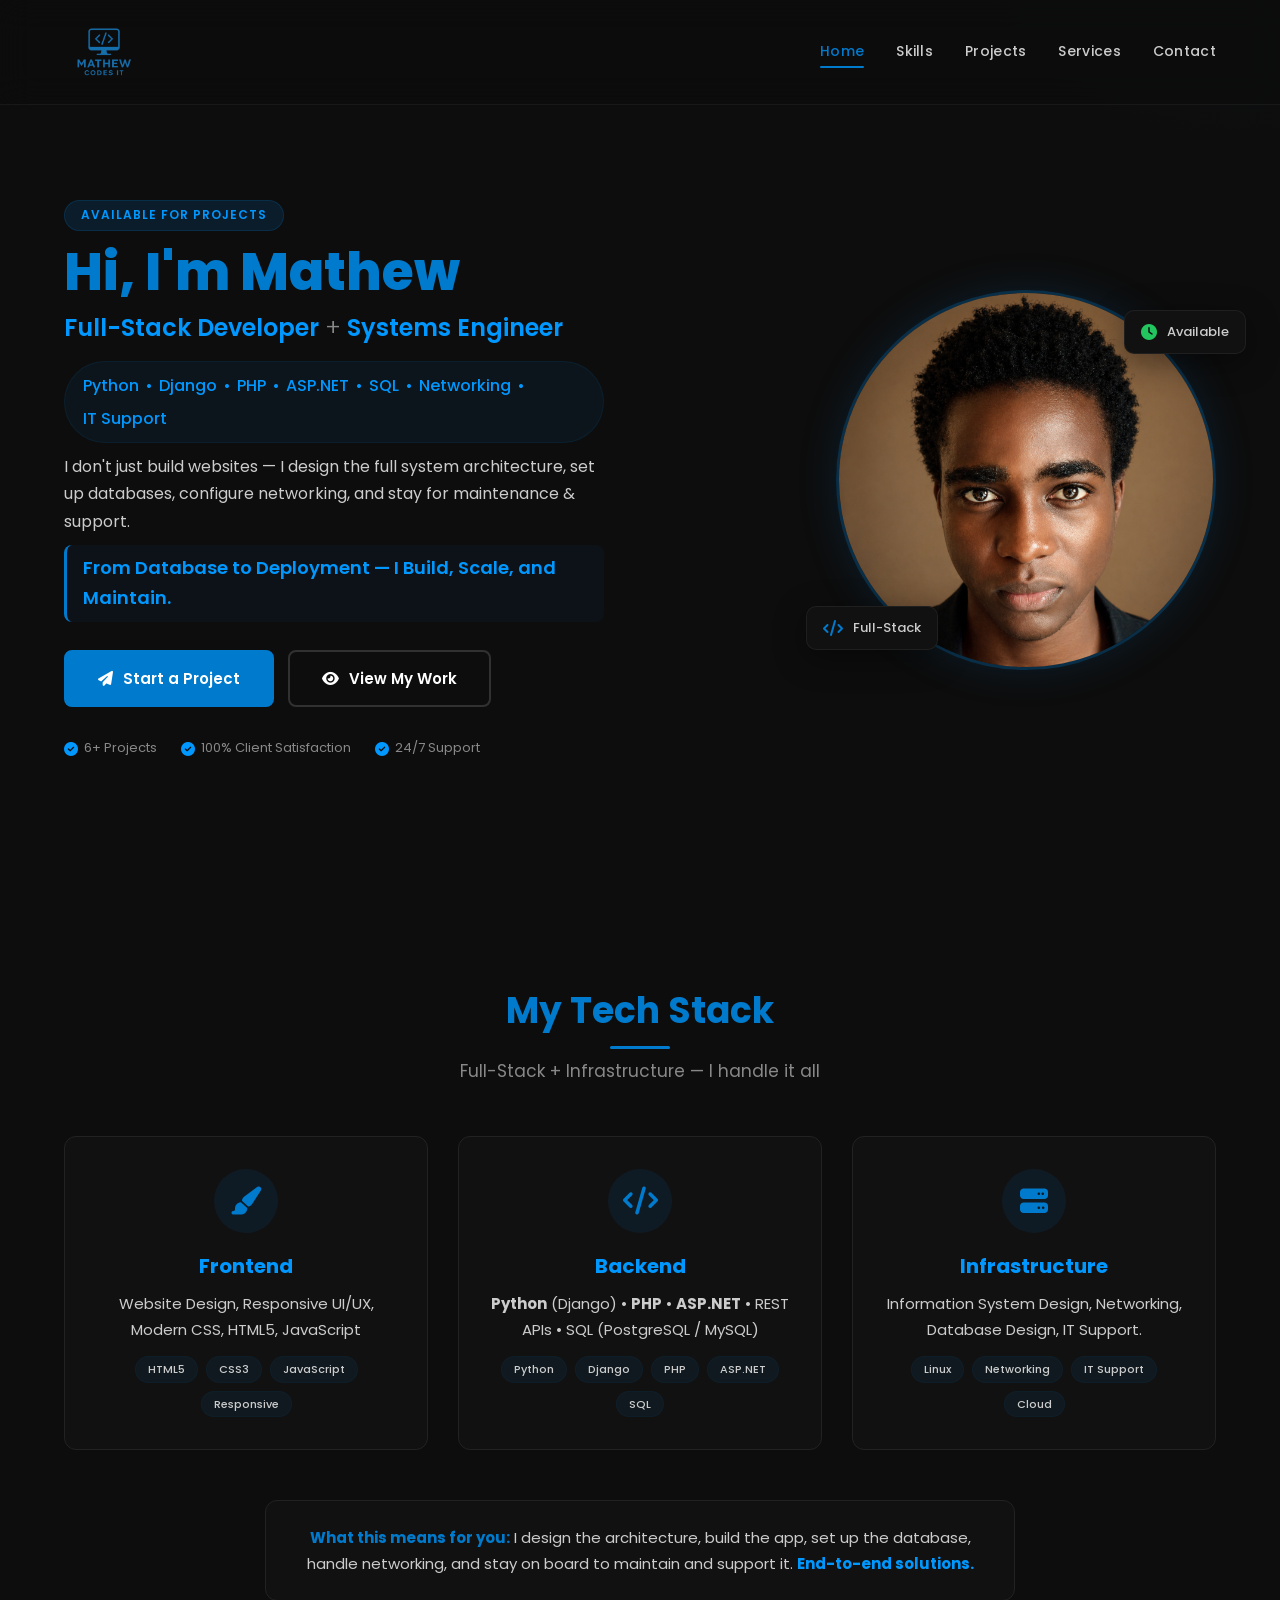
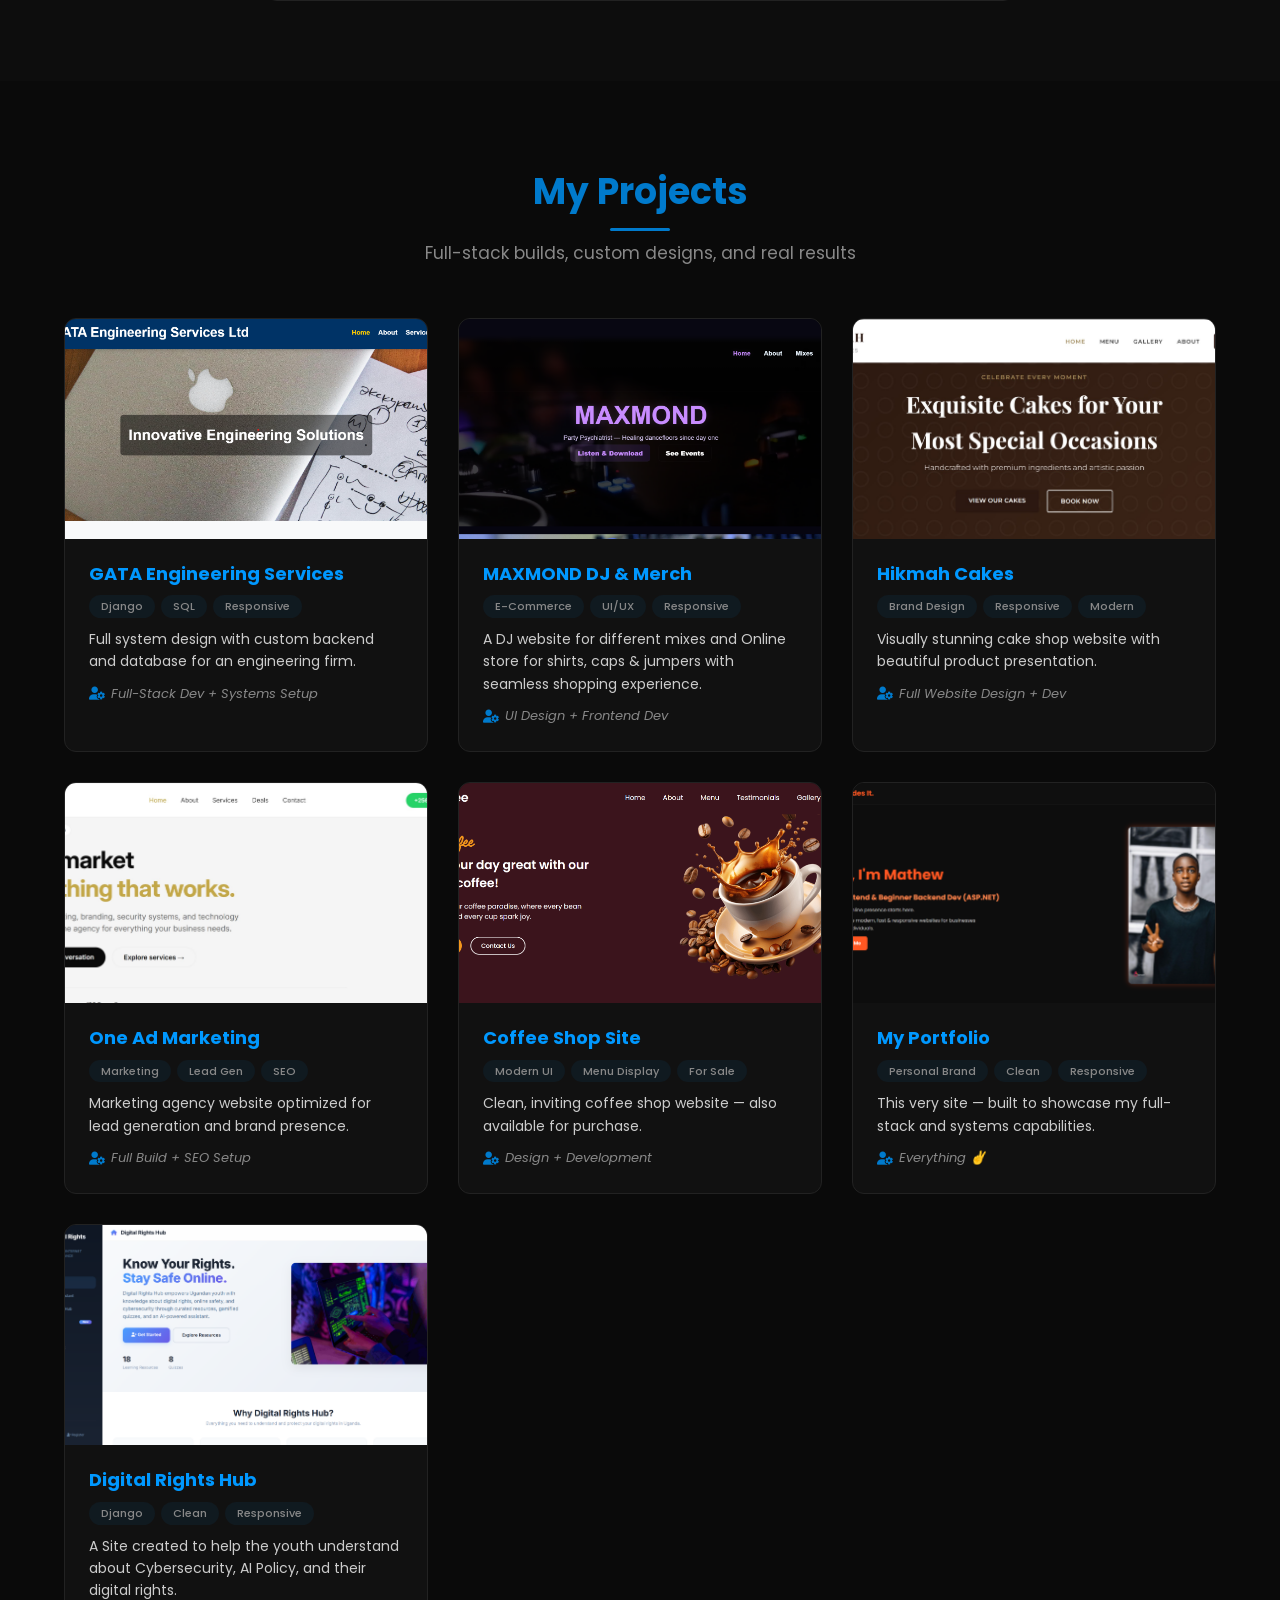
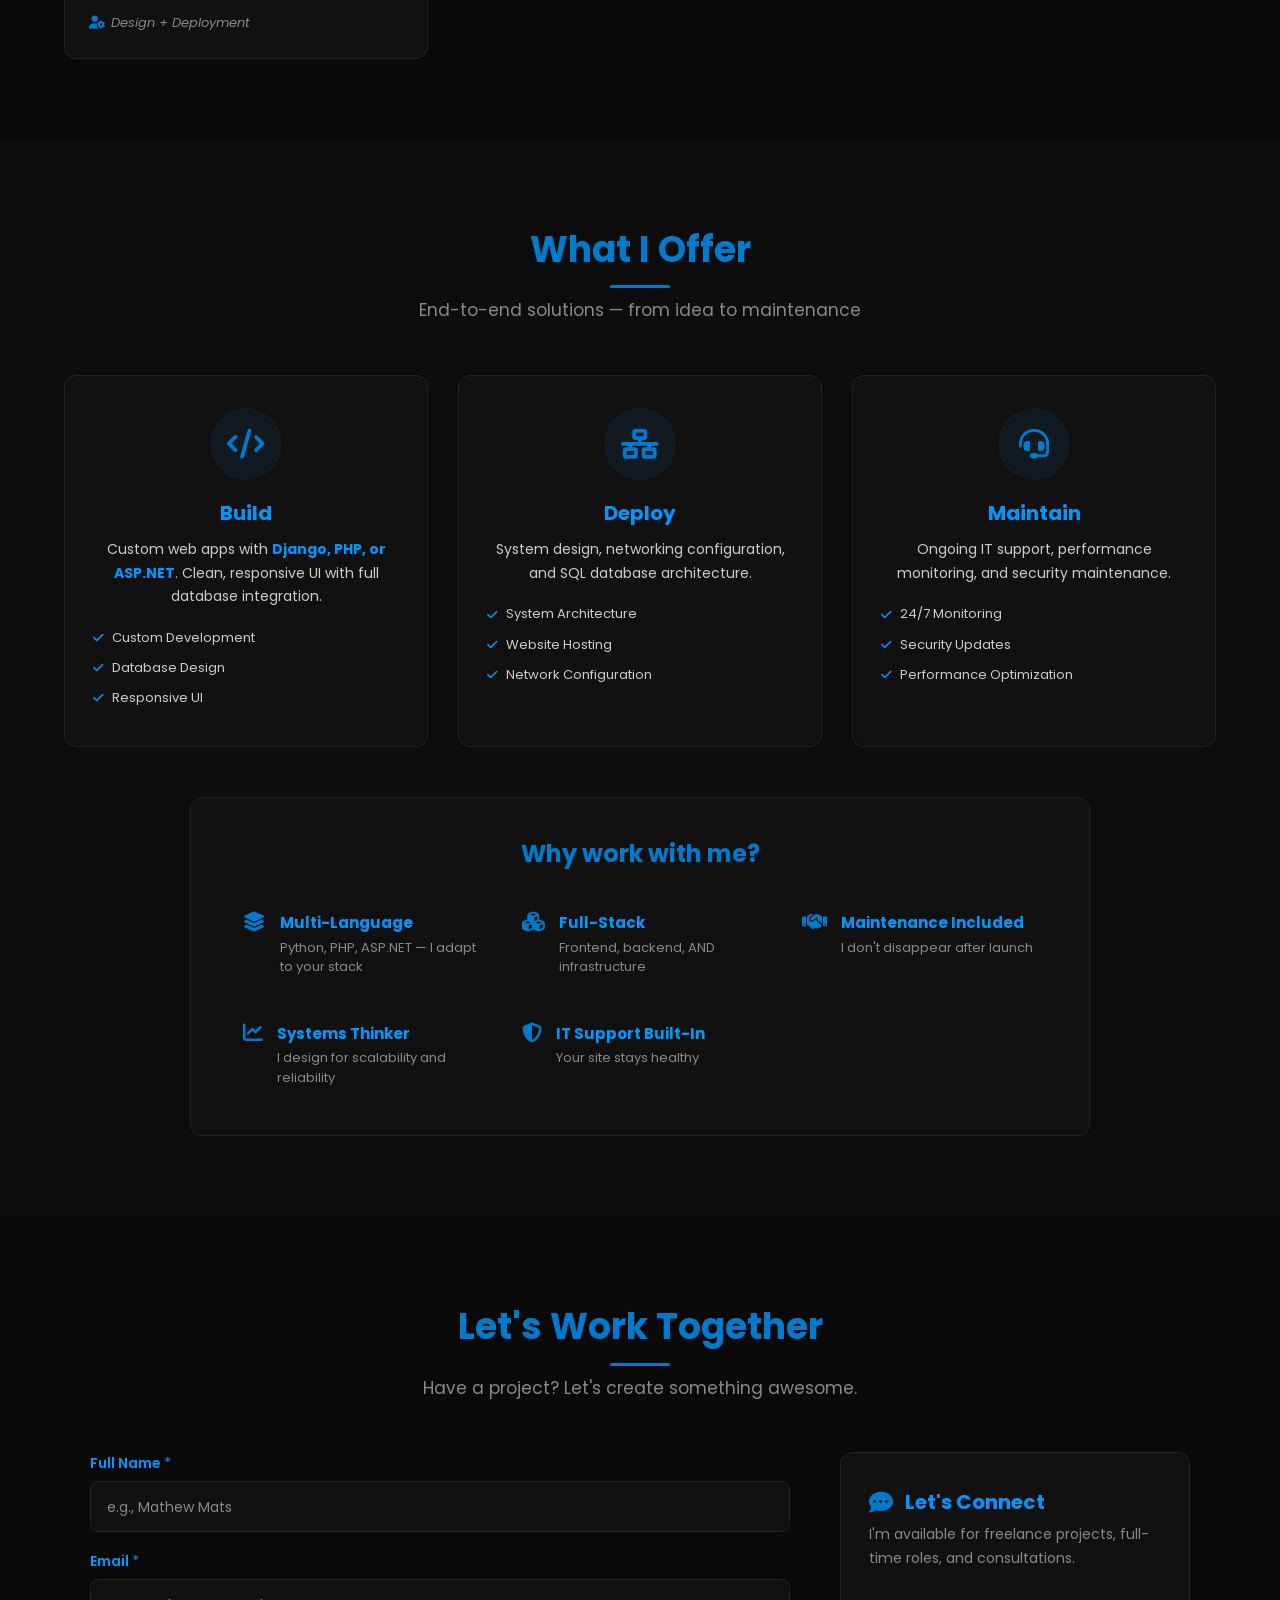
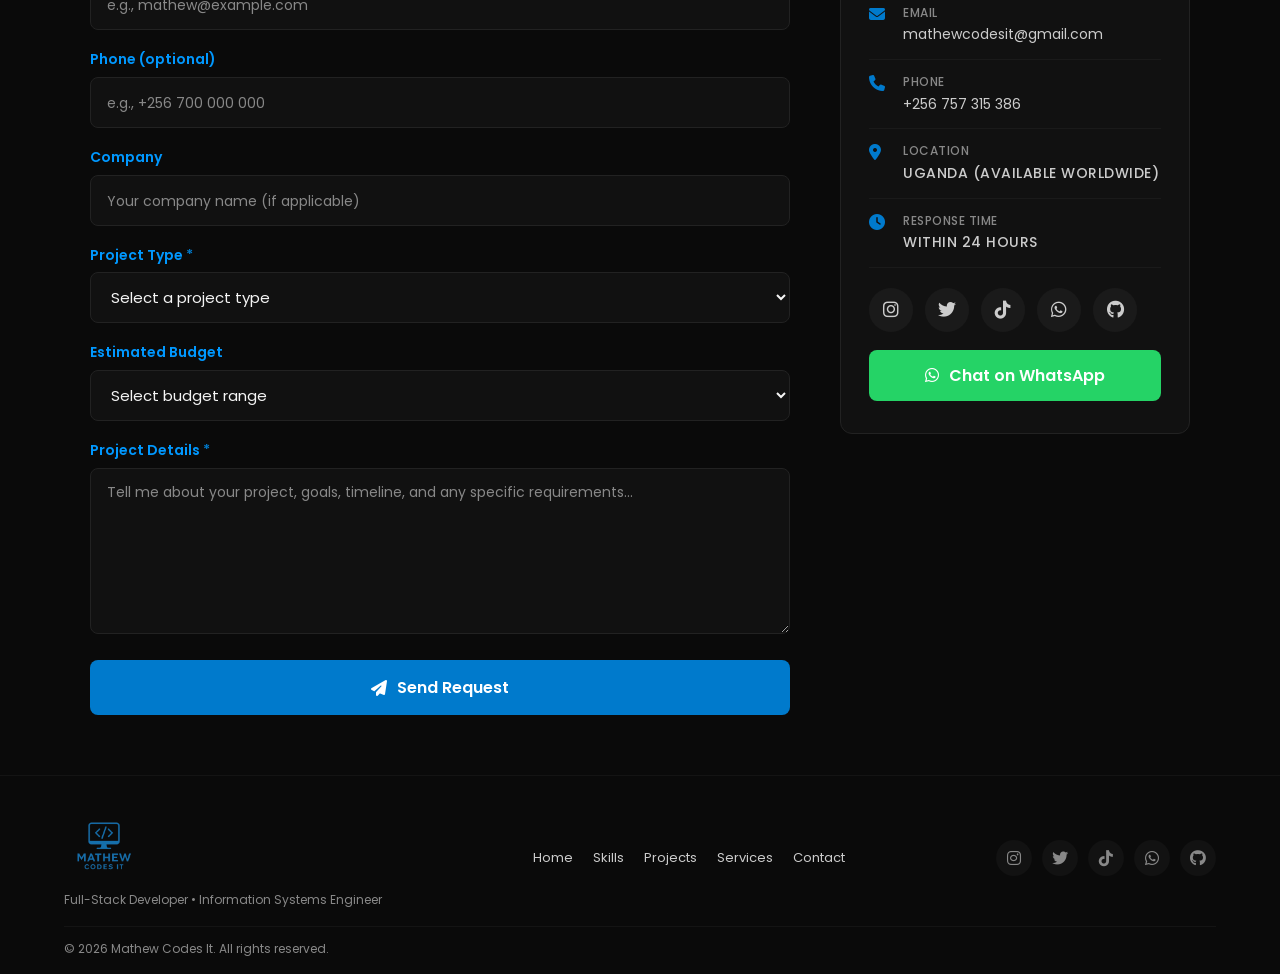
<file: index.html>
<!DOCTYPE html>
<html lang="en">
<head>
    <meta charset="UTF-8" />
    <meta name="viewport" content="width=device-width, initial-scale=1.0" />
    <meta name="description" content="Mathew – Full-Stack Developer & Systems Engineer. Python, Django, PHP, ASP.NET, SQL, Networking, IT Support." />
    <meta name="theme-color" content="#007ACC" />
    <title>Mathew – Full-Stack Developer | MathewCodesIt</title>
    <link rel="stylesheet" href="https://cdnjs.cloudflare.com/ajax/libs/font-awesome/6.4.0/css/all.min.css" />
    <link rel="stylesheet" href="style.css" />
    <link rel="shortcut icon" href="images/logo.png" type="image/x-icon">
</head>
<body>

<!-- ============================================================ -->
<!-- HEADER -->
<!-- ============================================================ -->
<header class="header">
    <div id="menu-icon"><i class="fas fa-bars"></i></div>
    <a href="#home" class="logo">
        <img src="images/logo.png" alt="Mathew Codes It" class="logo-img" />
    </a>
    <nav class="navbar">
        <a href="#home" class="active">Home</a>
        <a href="#skills">Skills</a>
        <a href="#projects">Projects</a>
        <a href="#services">Services</a>
        <a href="#contact">Contact</a>
    </nav>
</header>

<!-- ============================================================ -->
<!-- HERO / HOME -->
<!-- ============================================================ -->
<section class="home" id="home">
    <div class="home-content">
        <div class="badge">Available for Projects</div>
        <h1 class="float-text">Hi, I'm Mathew</h1>
        <h3>Full-Stack Developer <span class="highlight">+</span> Systems Engineer</h3>
        <p class="tech-stack-badge">
            <span>Python</span> <span>•</span>
            <span>Django</span> <span>•</span>
            <span>PHP</span> <span>•</span>
            <span>ASP.NET</span> <span>•</span>
            <span>SQL</span> <span>•</span>
            <span>Networking</span> <span>•</span>
            <span>IT Support</span>
        </p>
        <p>
            I don't just build websites — I design the full system architecture,
            set up databases, configure networking, and stay for maintenance &amp; support.
        </p>
        <p class="tagline"> From Database to Deployment — I Build, Scale, and Maintain.</p>

        <div class="btn-box">
            <a href="#contact" class="btn-primary">
                <i class="fas fa-paper-plane"></i> Start a Project
            </a>
            <a href="#projects" class="btn-secondary">
                <i class="fas fa-eye"></i> View My Work
            </a>
        </div>

        <div class="trust-badges">
            <span><i class="fas fa-check-circle"></i> 6+ Projects</span>
            <span><i class="fas fa-check-circle"></i> 100% Client Satisfaction</span>
            <span><i class="fas fa-check-circle"></i> 24/7 Support</span>
        </div>
    </div>

    <div class="home-img">
        <div class="profile-wrapper">
            <img src="images/home.jpg" alt="Mathew" />
            <div class="status-dot"></div>
        </div>
        <div class="floating-badge experience-badge">
            <i class="fas fa-code"></i>
            <span>Full-Stack</span>
        </div>
        <div class="floating-badge availability-badge">
            <i class="fas fa-clock"></i>
            <span>Available</span>
        </div>
    </div>
</section>

<!-- ============================================================ -->
<!-- SKILLS -->
<!-- ============================================================ -->
<section class="skills-section" id="skills">
    <div class="section-header">
        <h2 class="section-title">My Tech Stack</h2>
        <p class="section-subtitle">Full-Stack + Infrastructure — I handle it all</p>
    </div>

    <div class="skills-grid">
        <div class="skill-category">
            <div class="skill-icon"><i class="fas fa-paint-brush"></i></div>
            <h3>Frontend</h3>
            <p>Website Design, Responsive UI/UX, Modern CSS, HTML5, JavaScript</p>
            <div class="skill-tags">
                <span>HTML5</span>
                <span>CSS3</span>
                <span>JavaScript</span>
                <span>Responsive</span>
            </div>
        </div>

        <div class="skill-category">
            <div class="skill-icon"><i class="fas fa-code"></i></div>
            <h3>Backend</h3>
            <p><strong>Python</strong> (Django) • <strong>PHP</strong> • <strong>ASP.NET</strong> • REST APIs • SQL (PostgreSQL / MySQL)</p>
            <div class="skill-tags">
                <span>Python</span>
                <span>Django</span>
                <span>PHP</span>
                <span>ASP.NET</span>
                <span>SQL</span>
            </div>
        </div>

        <div class="skill-category">
            <div class="skill-icon"><i class="fas fa-server"></i></div>
            <h3>Infrastructure</h3>
            <p>Information System Design, Networking,  Database Design, IT Support.</p>
            <div class="skill-tags">
                <span>Linux</span>
                <span>Networking</span>
                <span>IT Support</span>
                <span>Cloud</span>
            </div>
        </div>
    </div>

    <div class="skills-note">
        <p>
            <strong style="color:#007ACC;">What this means for you:</strong>
            I design the architecture, build the app, set up the database, handle networking,
            and stay on board to maintain and support it.
            <strong style="color:#0098FF;">End-to-end solutions.</strong>
        </p>
    </div>
</section>

<!-- ============================================================ -->
<!-- PROJECTS -->
<!-- ============================================================ -->
<section class="projects-section" id="projects">
    <div class="section-header">
        <h2 class="section-title">My Projects</h2>
        <p class="section-subtitle">Full-stack builds, custom designs, and real results</p>
    </div>

    <div class="projects-container">

        <div class="project-card">
            <div class="project-image">
                <img src="images/project1.jpg" alt="GATA Engineering" loading="lazy" />
                <div class="project-overlay">
                    <a href="https://mathew-mats.github.io/GATAEngineeringServicesLtd-website/" target="_blank" class="project-link">
                        <i class="fas fa-external-link-alt"></i> Live Demo
                    </a>
                </div>
            </div>
            <div class="project-info">
                <h3>GATA Engineering Services</h3>
                <div class="project-tags">
                    <span>Django</span>
                    <span>SQL</span>
                    <span>Responsive</span>
                </div>
                <p>Full system design with custom backend and database for an engineering firm.</p>
                <span class="project-role"><i class="fas fa-user-cog"></i> Full-Stack Dev + Systems Setup</span>
            </div>
        </div>

        <div class="project-card">
            <div class="project-image">
                <img src="images/project2.jpg" alt="MAXMOND" loading="lazy" />
                <div class="project-overlay">
                    <a href="https://mathew-mats.github.io/MAXMOND--website/" target="_blank" class="project-link">
                        <i class="fas fa-external-link-alt"></i> Live Demo
                    </a>
                </div>
            </div>
            <div class="project-info">
                <h3>MAXMOND DJ &amp; Merch</h3>
                <div class="project-tags">
                    <span>E-Commerce</span>
                    <span>UI/UX</span>
                    <span>Responsive</span>
                </div>
                <p>A DJ website for different mixes and Online store for shirts, caps &amp; jumpers with seamless shopping experience.</p>
                <span class="project-role"><i class="fas fa-user-cog"></i> UI Design + Frontend Dev</span>
            </div>
        </div>

        <div class="project-card">
            <div class="project-image">
                <img src="images/project5.jpg" alt="Hikmah Cakes" loading="lazy" />
                <div class="project-overlay">
                    <a href="https://mathew-mats.github.io/Hikmahcakes-website/" target="_blank" class="project-link">
                        <i class="fas fa-external-link-alt"></i> Live Demo
                    </a>
                </div>
            </div>
            <div class="project-info">
                <h3>Hikmah Cakes</h3>
                <div class="project-tags">
                    <span>Brand Design</span>
                    <span>Responsive</span>
                    <span>Modern</span>
                </div>
                <p>Visually stunning cake shop website with beautiful product presentation.</p>
                <span class="project-role"><i class="fas fa-user-cog"></i> Full Website Design + Dev</span>
            </div>
        </div>

        <div class="project-card">
            <div class="project-image">
                <img src="images/onead.jpg" alt="One Ad" loading="lazy" />
                <div class="project-overlay">
                    <a href="https://mathew-mats.github.io/onead-website/" target="_blank" class="project-link">
                        <i class="fas fa-external-link-alt"></i> Live Demo
                    </a>
                </div>
            </div>
            <div class="project-info">
                <h3>One Ad Marketing</h3>
                <div class="project-tags">
                    <span>Marketing</span>
                    <span>Lead Gen</span>
                    <span>SEO</span>
                </div>
                <p>Marketing agency website optimized for lead generation and brand presence.</p>
                <span class="project-role"><i class="fas fa-user-cog"></i> Full Build + SEO Setup</span>
            </div>
        </div>

        <div class="project-card">
            <div class="project-image">
                <img src="images/project4.jpg" alt="Coffee Shop" loading="lazy" />
                <div class="project-overlay">
                    <a href="https://mathew-mats.github.io/CoffeeShop---website/" target="_blank" class="project-link">
                        <i class="fas fa-external-link-alt"></i> Live Demo
                    </a>
                </div>
            </div>
            <div class="project-info">
                <h3>Coffee Shop Site</h3>
                <div class="project-tags">
                    <span>Modern UI</span>
                    <span>Menu Display</span>
                    <span>For Sale</span>
                </div>
                <p>Clean, inviting coffee shop website — also available for purchase.</p>
                <span class="project-role"><i class="fas fa-user-cog"></i> Design + Development</span>
            </div>
        </div>

        <div class="project-card">
            <div class="project-image">
                <img src="images/project3.jpg" alt="Portfolio" loading="lazy" />
                <div class="project-overlay">
                    <a href="#home" class="project-link">
                        <i class="fas fa-external-link-alt"></i> Live Demo
                    </a>
                </div>
            </div>
            <div class="project-info">
                <h3>My Portfolio</h3>
                <div class="project-tags">
                    <span>Personal Brand</span>
                    <span>Clean</span>
                    <span>Responsive</span>
                </div>
                <p>This very site — built to showcase my full-stack and systems capabilities.</p>
                <span class="project-role"><i class="fas fa-user-cog"></i> Everything ✌️</span>
            </div>
        </div>

        <div class="project-card">
            <div class="project-image">
                <img src="images/digital.jpg" alt="Portfolio" loading="lazy" />
                <div class="project-overlay">
                    <a href="http://mathewcodesit.pythonanywhere.com/" target="_blank" class="project-link">
                        <i class="fas fa-external-link-alt"></i> Live Demo
                    </a>
                </div>
            </div>
            <div class="project-info">
                <h3>Digital Rights Hub</h3>
                <div class="project-tags">
                    <span>Django</span>
                    <span>Clean</span>
                    <span>Responsive</span>
                </div>
                <p>A Site created to help the youth understand about Cybersecurity, AI Policy, and their digital rights.</p>
                <span class="project-role"><i class="fas fa-user-cog"></i> Design + Deployment </span>
            </div>
        </div>

    </div>
</section>

<!-- ============================================================ -->
<!-- SERVICES -->
<!-- ============================================================ -->
<section class="services-section" id="services">
    <div class="section-header">
        <h2 class="section-title">What I Offer</h2>
        <p class="section-subtitle">End-to-end solutions — from idea to maintenance</p>
    </div>

    <div class="services-grid">
        <div class="service-card">
            <div class="service-icon"><i class="fas fa-code"></i></div>
            <h3>Build</h3>
            <p>
                Custom web apps with <strong>Django, PHP, or ASP.NET</strong>.
                Clean, responsive UI with full database integration.
            </p>
            <ul class="service-features">
                <li><i class="fas fa-check"></i> Custom Development</li>
                <li><i class="fas fa-check"></i> Database Design</li>
                <li><i class="fas fa-check"></i> Responsive UI</li>
            </ul>
        </div>

        <div class="service-card">
            <div class="service-icon"><i class="fas fa-network-wired"></i></div>
            <h3>Deploy</h3>
            <p>
                System design, networking configuration,
                and SQL database architecture.
            </p>
            <ul class="service-features">
                <li><i class="fas fa-check"></i> System Architecture</li>
                <li><i class="fas fa-check"></i> Website Hosting</li> 
                <li><i class="fas fa-check"></i> Network Configuration</li>
            </ul>
        </div>

        <div class="service-card">
            <div class="service-icon"><i class="fas fa-headset"></i></div>
            <h3>Maintain</h3>
            <p>
                Ongoing IT support, performance monitoring,
                and security maintenance.
            </p>
            <ul class="service-features">
                <li><i class="fas fa-check"></i> 24/7 Monitoring</li>
                <li><i class="fas fa-check"></i> Security Updates</li>
                <li><i class="fas fa-check"></i> Performance Optimization</li>
            </ul>
        </div>
    </div>

    <div class="why-me">
        <h3>Why work with me?</h3>
        <div class="why-grid">
            <div class="why-item">
                <i class="fas fa-layer-group"></i>
                <div>
                    <h4>Multi-Language</h4>
                    <p>Python, PHP, ASP.NET — I adapt to your stack</p>
                </div>
            </div>
            <div class="why-item">
                <i class="fas fa-cubes"></i>
                <div>
                    <h4>Full-Stack</h4>
                    <p>Frontend, backend, AND infrastructure</p>
                </div>
            </div>
            <div class="why-item">
                <i class="fas fa-handshake"></i>
                <div>
                    <h4>Maintenance Included</h4>
                    <p>I don't disappear after launch</p>
                </div>
            </div>
            <div class="why-item">
                <i class="fas fa-chart-line"></i>
                <div>
                    <h4>Systems Thinker</h4>
                    <p>I design for scalability and reliability</p>
                </div>
            </div>
            <div class="why-item">
                <i class="fas fa-shield-alt"></i>
                <div>
                    <h4>IT Support Built-In</h4>
                    <p>Your site stays healthy</p>
                </div>
            </div>
        </div>
    </div>
</section>

<!-- ============================================================ -->
<!-- CONTACT -->
<!-- ============================================================ -->
<section class="contact-section" id="contact">
    <div class="section-header">
        <h2 class="section-title">Let's Work Together</h2>
        <p class="section-subtitle">Have a project? Let's create something awesome.</p>
    </div>

    <div class="contact-wrapper">
        <!-- Contact Form - Web3Forms with AJAX -->
        <form class="contact-form" id="contactForm" action="https://api.web3forms.com/submit" method="POST">
            <input type="hidden" name="access_key" value="12c0e44a-8157-4b1c-8e3e-61f6ad4d721a">
            <input type="hidden" name="from_name" value="MathewCodesIt Portfolio">
            <input type="hidden" name="subject" value="New Project Inquiry from MathewCodesIt">

            <div class="form-group">
                <label for="name">Full Name <span class="required">*</span></label>
                <input id="name" name="name" type="text" placeholder="e.g., Mathew Mats " required />
            </div>

            <div class="form-group">
                <label for="email">Email <span class="required">*</span></label>
                <input id="email" name="email" type="email" placeholder="e.g., mathew@example.com" required />
            </div>

            <div class="form-group">
                <label for="phone">Phone (optional)</label>
                <input id="phone" name="phone" type="tel" placeholder="e.g., +256 700 000 000" required />
            </div>

            <div class="form-group">
                <label for="company">Company</label>
                <input id="company" name="company" type="text" placeholder="Your company name (if applicable)" />
            </div>

            <div class="form-group">
                <label for="project">Project Type <span class="required">*</span></label>
                <select id="project" name="project" required>
                    <option value="" disabled selected>Select a project type</option>
                    <option>Full-Stack Web App (Django / PHP / ASP.NET)</option>
                    <option>Business Website</option>
                    <option>Portfolio Website</option>
                    <option>E-Commerce</option>
                    <option>System Design / Architecture</option>
                    <!-- <option>Networking / IT Setup</option> -->
                    <option>Website Maintenance &amp; Support</option>
                    <option>Fixing / Redesign</option>
                    <option>Other</option>
                </select>
            </div>

            <div class="form-group">
                <label for="budget">Estimated Budget</label>
                <select id="budget" name="budget">
                    <option value="" disabled selected>Select budget range</option>
                    <option>Under $500</option>
                    <option>$500 – $1,500</option>
                    <option>$1,500 – $3,000</option>
                    <option>$3,000 – $5,000</option>
                    <option>$5,000+</option>
                    <option>Not sure yet</option>
                </select>
            </div>

            <div class="form-group">
                <label for="message">Project Details <span class="required">*</span></label>
                <textarea id="message" name="message" rows="6" required placeholder="Tell me about your project, goals, timeline, and any specific requirements..."></textarea>
            </div>

            <button type="submit" class="hire-btn" id="submitBtn">
                <i class="fas fa-paper-plane"></i>
                <span id="btnText">Send Request</span>
                <span id="btnLoader" style="display:none;">
                    <i class="fas fa-spinner fa-spin"></i> Sending...
                </span>
            </button>
        </form>

        <!-- Contact Info Sidebar -->
        <div class="contact-info">
            <div class="contact-info-header">
                <i class="fas fa-comment-dots"></i>
                <h3>Let's Connect</h3>
            </div>
            <p>I'm available for freelance projects, full-time roles, and consultations.</p>

            <div class="contact-detail">
                <i class="fas fa-envelope"></i>
                <div>
                    <span>Email</span>
                    <a href="mailto:mathewcodesit@gmail.com">mathewcodesit@gmail.com</a>
                </div>
            </div>

            <div class="contact-detail">
                <i class="fas fa-phone"></i>
                <div>
                    <span>Phone</span>
                    <a href="tel:+256757315386">+256 757 315 386</a>
                </div>
            </div>

            <div class="contact-detail">
                <i class="fas fa-map-marker-alt"></i>
                <div>
                    <span>Location</span>
                    <span>Uganda (Available Worldwide)</span>
                </div>
            </div>

            <div class="contact-detail">
                <i class="fas fa-clock"></i>
                <div>
                    <span>Response Time</span>
                    <span>Within 24 hours</span>
                </div>
            </div>

            <div class="contact-social">
                <a href="https://instagram.com/mathewcodesit" target="_blank" aria-label="Instagram">
                    <i class="fab fa-instagram"></i>
                </a>
                <a href="https://x.com/mathewcodesit" target="_blank" aria-label="Twitter">
                    <i class="fab fa-twitter"></i>
                </a>
                <a href="https://www.tiktok.com/@mathewcodesit" target="_blank" aria-label="TikTok">
                    <i class="fab fa-tiktok"></i>
                </a>
                <a href="https://wa.me/256757315386" target="_blank" aria-label="WhatsApp">
                    <i class="fab fa-whatsapp"></i>
                </a>
                <a href="https://github.com/mathew-mats" target="_blank" aria-label="GitHub">
                    <i class="fab fa-github"></i>
                </a>
            </div>

            <a href="https://wa.me/256757315386" class="whatsapp-btn" target="_blank">
                <i class="fab fa-whatsapp"></i> Chat on WhatsApp
            </a>
        </div>
    </div>
</section>

<!-- ============================================================ -->
<!-- FOOTER -->
<!-- ============================================================ -->
<footer class="site-footer">
    <div class="footer-content">
        <div class="footer-brand">
            <a href="#home" class="footer-logo">
                <img src="images/logo.png" alt="Mathew Codes It" class="logo-img" />
            </a>
            <p class="footer-tagline">Full-Stack Developer &bull; Information Systems Engineer</p>
        </div>

        <div class="footer-links">
            <a href="#home">Home</a>
            <a href="#skills">Skills</a>
            <a href="#projects">Projects</a>
            <a href="#services">Services</a>
            <a href="#contact">Contact</a>
        </div>

        <div class="footer-social">
            <a href="https://instagram.com/mathewcodesit" target="_blank" aria-label="Instagram">
                <i class="fab fa-instagram"></i>
            </a>
            <a href="https://x.com/mathewcodesit" target="_blank" aria-label="Twitter">
                <i class="fab fa-twitter"></i>
            </a>
            <a href="https://www.tiktok.com/@mathewcodesit" target="_blank" aria-label="TikTok">
                <i class="fab fa-tiktok"></i>
            </a>
            <a href="https://wa.me/256757315386" target="_blank" aria-label="WhatsApp">
                <i class="fab fa-whatsapp"></i>
            </a>
            <a href="https://github.com/mathew-mats" target="_blank" aria-label="GitHub">
                <i class="fab fa-github"></i>
            </a>
        </div>
    </div>

    <div class="footer-bottom">
        <small>&copy; <span id="year"></span> Mathew Codes It. All rights reserved.</small>
        <!-- <small>Built with <i class="fas fa-heart" style="color:#007ACC;"></i> from Uganda</small> -->
    </div>
</footer>

<!-- ============================================================ -->
<!-- SCRIPTS -->
<!-- ============================================================ -->
<script src="script.js"></script>

</body>
</html>
</file>
<file: style.css>
@import url('https://fonts.googleapis.com/css2?family=Poppins:wght@300;400;500;600;700;800;900&display=swap');

/* ============================================================ */
/* ===== ROOT VARIABLES ===== */
/* ============================================================ */
:root {
    --primary: #007ACC;
    --primary-dark: #005A9E;
    --primary-light: #0098FF;
    --primary-glow: rgba(0, 122, 204, 0.3);
    --bg-dark: #0d0d0d;
    --bg-card: #111;
    --bg-card-hover: #1a1a1a;
    --text-white: #f5f5f5;
    --text-gray: #cccccc;
    --text-muted: #888888;
    --border-color: #222;
    --radius: 12px;
    --transition: 0.3s ease;
    --shadow: 0 8px 32px rgba(0, 0, 0, 0.4);
}

/* ============================================================ */
/* ===== RESET & BASE ===== */
/* ============================================================ */
* {
    margin: 0;
    padding: 0;
    box-sizing: border-box;
    font-family: 'Poppins', sans-serif;
}

html {
    scroll-behavior: smooth;
    scroll-padding-top: 80px;
    overflow-x: hidden;
    width: 100%;
}

body {
    background: var(--bg-dark);
    color: var(--text-white);
    line-height: 1.7;
    overflow-x: hidden;
    width: 100%;
    max-width: 100%;
    position: relative;
}

a {
    text-decoration: none;
    color: inherit;
}

img {
    max-width: 100%;
    display: block;
    height: auto;
}

/* ============================================================ */
/* ===== SCROLLBAR ===== */
/* ============================================================ */
::-webkit-scrollbar {
    width: 10px;
}

::-webkit-scrollbar-track {
    background: var(--bg-dark);
}

::-webkit-scrollbar-thumb {
    background: var(--primary);
    border-radius: 5px;
}

::-webkit-scrollbar-thumb:hover {
    background: var(--primary-dark);
}

/* ============================================================ */
/* ===== SELECTION ===== */
/* ============================================================ */
::selection {
    background: var(--primary);
    color: #fff;
}

/* ============================================================ */
/* ===== HEADER ===== */
/* ============================================================ */
.header {
    position: fixed;
    width: 100%;
    max-width: 100%;
    top: 0;
    left: 0;
    right: 0;
    background: rgba(13, 13, 13, 0.92);
    backdrop-filter: blur(16px);
    -webkit-backdrop-filter: blur(16px);
    padding: 12px 5%;
    display: flex;
    justify-content: space-between;
    align-items: center;
    z-index: 1000;
    border-bottom: 1px solid rgba(255, 255, 255, 0.05);
    transition: var(--transition);
}

.header.scrolled {
    background: rgba(13, 13, 13, 0.98);
    box-shadow: 0 4px 30px rgba(0, 0, 0, 0.5);
}

.logo {
    display: flex;
    align-items: center;
    flex-shrink: 0;
}

.logo-img {
    height: 80px;
    width: auto;
    display: block;
    transition: var(--transition);
}

.logo-img:hover {
    transform: scale(1.05);
    filter: brightness(1.1);
}

.navbar {
    display: flex;
    gap: 32px;
    align-items: center;
}

.navbar a {
    color: var(--text-gray);
    font-size: 14px;
    font-weight: 500;
    transition: var(--transition);
    position: relative;
    letter-spacing: 0.3px;
    white-space: nowrap;
}

.navbar a::after {
    content: '';
    position: absolute;
    bottom: -4px;
    left: 0;
    width: 0;
    height: 2px;
    background: var(--primary);
    transition: var(--transition);
    border-radius: 2px;
}

.navbar a:hover::after,
.navbar a.active::after {
    width: 100%;
}

.navbar a:hover,
.navbar a.active {
    color: var(--primary);
}

/* ===== HAMBURGER ===== */
#menu-icon {
    font-size: 28px;
    display: none;
    cursor: pointer;
    color: var(--primary);
    transition: var(--transition);
    background: none;
    border: none;
    padding: 4px;
}

#menu-icon:hover {
    color: var(--primary-light);
}

/* ============================================================ */
/* ===== HOME / HERO ===== */
/* ============================================================ */
.home {
    padding: 140px 5% 80px;
    display: flex;
    gap: 60px;
    align-items: center;
    min-height: 100vh;
    position: relative;
    max-width: 100%;
    overflow: hidden;
}

.home::before {
    content: '';
    position: absolute;
    top: -50%;
    right: -20%;
    width: 600px;
    height: 600px;
    background: radial-gradient(circle, rgba(0, 122, 204, 0.06) 0%, transparent 70%);
    border-radius: 50%;
    pointer-events: none;
}

.home-content {
    flex: 1;
    position: relative;
    z-index: 1;
    min-width: 0;
}

.badge {
    display: inline-block;
    background: rgba(0, 122, 204, 0.15);
    color: var(--primary-light);
    padding: 4px 16px;
    border-radius: 50px;
    font-size: 12px;
    font-weight: 600;
    text-transform: uppercase;
    letter-spacing: 1px;
    border: 1px solid rgba(0, 122, 204, 0.2);
    margin-bottom: 12px;
}

.float-text {
    font-size: 52px;
    font-weight: 800;
    color: var(--primary);
    animation: float 3s ease-in-out infinite;
    line-height: 1.1;
    word-wrap: break-word;
}

@keyframes float {
    0%, 100% { transform: translateY(0); }
    50% { transform: translateY(-10px); }
}

.home-content h3 {
    font-size: 24px;
    color: var(--primary-light);
    margin: 8px 0 12px;
    font-weight: 600;
    word-wrap: break-word;
}

.highlight {
    color: var(--text-muted);
    font-weight: 300;
}

.tech-stack-badge {
    display: flex;
    flex-wrap: wrap;
    gap: 6px;
    font-size: 14px;
    color: var(--text-gray);
    background: rgba(0, 122, 204, 0.08);
    padding: 10px 18px;
    border-radius: 50px;
    margin: 12px 0 16px;
    font-weight: 500;
    border: 1px solid rgba(0, 122, 204, 0.1);
    max-width: 100%;
}

.tech-stack-badge span {
    color: var(--primary-light);
}

.home-content p {
    margin: 10px 0;
    max-width: 540px;
    color: var(--text-gray);
    font-size: 16px;
}

.tagline {
    color: var(--primary-light) !important;
    font-weight: 600;
    font-size: 18px !important;
    background: rgba(0, 122, 204, 0.05);
    padding: 8px 16px;
    border-radius: 8px;
    border-left: 3px solid var(--primary);
}

.btn-box {
    margin-top: 28px;
    display: flex;
    gap: 14px;
    flex-wrap: wrap;
}

.btn-primary {
    padding: 14px 32px;
    background: var(--primary);
    color: #fff;
    font-weight: 600;
    border-radius: 8px;
    transition: var(--transition);
    border: 2px solid var(--primary);
    display: inline-flex;
    align-items: center;
    gap: 10px;
    font-size: 15px;
    cursor: pointer;
}

.btn-primary:hover {
    background: var(--primary-dark);
    border-color: var(--primary-dark);
    box-shadow: 0 0 30px rgba(0, 122, 204, 0.35);
    transform: translateY(-2px);
}

.btn-secondary {
    padding: 14px 32px;
    background: transparent;
    color: #fff;
    font-weight: 600;
    border-radius: 8px;
    transition: var(--transition);
    border: 2px solid rgba(255, 255, 255, 0.15);
    display: inline-flex;
    align-items: center;
    gap: 10px;
    font-size: 15px;
    cursor: pointer;
}

.btn-secondary:hover {
    border-color: var(--primary);
    color: var(--primary);
    transform: translateY(-2px);
}

.trust-badges {
    display: flex;
    gap: 24px;
    margin-top: 30px;
    flex-wrap: wrap;
}

.trust-badges span {
    font-size: 13px;
    color: var(--text-muted);
    display: flex;
    align-items: center;
    gap: 6px;
}

.trust-badges i {
    color: var(--primary-light);
    font-size: 14px;
}

/* ===== HOME IMAGE ===== */
.home-img {
    flex: 0 0 380px;
    position: relative;
    z-index: 1;
}

.profile-wrapper {
    position: relative;
    border-radius: 50%;
    overflow: hidden;
    border: 3px solid rgba(0, 122, 204, 0.3);
    box-shadow: 0 0 40px rgba(0, 122, 204, 0.15);
    transition: var(--transition);
    width: 380px;
    height: 380px;
    max-width: 100%;
}

.profile-wrapper:hover {
    border-color: var(--primary);
    box-shadow: 0 0 60px rgba(0, 122, 204, 0.25);
    transform: scale(1.02);
}

.profile-wrapper img {
    width: 100%;
    height: 100%;
    object-fit: cover;
}

.status-dot {
    position: absolute;
    bottom: 18px;
    right: 18px;
    width: 18px;
    height: 18px;
    background: #22c55e;
    border-radius: 50%;
    border: 3px solid var(--bg-dark);
    animation: pulse-dot 2s infinite;
}

@keyframes pulse-dot {
    0%, 100% { transform: scale(1); }
    50% { transform: scale(1.2); }
}

.floating-badge {
    position: absolute;
    background: var(--bg-card);
    border: 1px solid rgba(255, 255, 255, 0.06);
    padding: 10px 16px;
    border-radius: 10px;
    backdrop-filter: blur(10px);
    display: flex;
    align-items: center;
    gap: 10px;
    font-size: 13px;
    font-weight: 500;
    color: var(--text-gray);
    box-shadow: var(--shadow);
    animation: float-badge 3s ease-in-out infinite;
    white-space: nowrap;
}

.floating-badge i {
    color: var(--primary);
    font-size: 16px;
}

.experience-badge {
    bottom: 20px;
    left: -30px;
    animation-delay: 0.5s;
}

.availability-badge {
    top: 20px;
    right: -30px;
    animation-delay: 1s;
}

.availability-badge i {
    color: #22c55e;
}

@keyframes float-badge {
    0%, 100% { transform: translateY(0); }
    50% { transform: translateY(-6px); }
}

/* ============================================================ */
/* ===== SECTION HEADERS ===== */
/* ============================================================ */
.section-header {
    text-align: center;
    max-width: 700px;
    margin: 0 auto 50px;
    padding: 0 10px;
}

.section-title {
    font-size: 36px;
    font-weight: 700;
    color: var(--primary);
    position: relative;
    display: inline-block;
    word-wrap: break-word;
}

.section-title::after {
    content: '';
    position: absolute;
    bottom: -8px;
    left: 50%;
    transform: translateX(-50%);
    width: 60px;
    height: 3px;
    background: var(--primary);
    border-radius: 3px;
}

.section-subtitle {
    color: var(--text-muted);
    font-size: 17px;
    margin-top: 16px;
}

/* ============================================================ */
/* ===== SKILLS ===== */
/* ============================================================ */
.skills-section {
    padding: 80px 5%;
    background: var(--bg-dark);
    max-width: 100%;
    overflow: hidden;
}

.skills-grid {
    display: grid;
    grid-template-columns: repeat(auto-fit, minmax(280px, 1fr));
    gap: 30px;
    margin-top: 10px;
}

.skill-category {
    background: var(--bg-card);
    border: 1px solid var(--border-color);
    border-radius: var(--radius);
    padding: 32px 28px;
    text-align: center;
    transition: var(--transition);
    position: relative;
    overflow: hidden;
}

.skill-category::before {
    content: '';
    position: absolute;
    top: 0;
    left: 0;
    right: 0;
    height: 3px;
    background: var(--primary);
    transform: scaleX(0);
    transition: var(--transition);
}

.skill-category:hover::before {
    transform: scaleX(1);
}

.skill-category:hover {
    transform: translateY(-6px);
    border-color: var(--primary);
    box-shadow: 0 8px 30px rgba(0, 122, 204, 0.08);
}

.skill-icon {
    width: 64px;
    height: 64px;
    background: rgba(0, 122, 204, 0.1);
    border-radius: 50%;
    display: flex;
    align-items: center;
    justify-content: center;
    margin: 0 auto 16px;
    transition: var(--transition);
}

.skill-category:hover .skill-icon {
    background: rgba(0, 122, 204, 0.2);
    transform: scale(1.05);
}

.skill-icon i {
    font-size: 28px;
    color: var(--primary);
}

.skill-category h3 {
    color: var(--primary-light);
    font-size: 20px;
    margin-bottom: 8px;
}

.skill-category p {
    color: var(--text-gray);
    font-size: 15px;
    line-height: 1.7;
}

.skill-tags {
    display: flex;
    flex-wrap: wrap;
    gap: 8px;
    justify-content: center;
    margin-top: 14px;
}

.skill-tags span {
    background: rgba(0, 122, 204, 0.08);
    color: var(--text-gray);
    padding: 3px 12px;
    border-radius: 20px;
    font-size: 11px;
    font-weight: 500;
    border: 1px solid rgba(0, 122, 204, 0.06);
    transition: var(--transition);
}

.skill-tags span:hover {
    background: rgba(0, 122, 204, 0.15);
    color: var(--primary-light);
}

.skills-note {
    max-width: 750px;
    margin: 50px auto 0;
    text-align: center;
    background: var(--bg-card);
    padding: 24px 32px;
    border-radius: var(--radius);
    border: 1px solid var(--border-color);
}

.skills-note p {
    color: var(--text-gray);
    font-size: 15px;
}

.skills-note strong {
    color: var(--primary-light);
}

/* ============================================================ */
/* ===== PROJECTS ===== */
/* ============================================================ */
.projects-section {
    padding: 80px 5%;
    background: #0a0a0a;
    max-width: 100%;
    overflow: hidden;
}

.projects-container {
    display: grid;
    grid-template-columns: repeat(auto-fit, minmax(300px, 1fr));
    gap: 30px;
}

.project-card {
    background: var(--bg-card);
    border: 1px solid var(--border-color);
    border-radius: var(--radius);
    overflow: hidden;
    transition: var(--transition);
}

.project-card:hover {
    transform: translateY(-8px);
    border-color: var(--primary);
    box-shadow: 0 12px 40px rgba(0, 0, 0, 0.4);
}

.project-image {
    position: relative;
    overflow: hidden;
    height: 220px;
}

.project-image img {
    width: 100%;
    height: 100%;
    object-fit: cover;
    transition: var(--transition);
}

.project-card:hover .project-image img {
    transform: scale(1.05);
}

.project-overlay {
    position: absolute;
    top: 0;
    left: 0;
    right: 0;
    bottom: 0;
    background: rgba(0, 122, 204, 0.2);
    backdrop-filter: blur(4px);
    display: flex;
    align-items: center;
    justify-content: center;
    opacity: 0;
    transition: var(--transition);
}

.project-card:hover .project-overlay {
    opacity: 1;
}

.project-link {
    background: var(--primary);
    color: #fff;
    padding: 10px 24px;
    border-radius: 8px;
    font-weight: 600;
    font-size: 14px;
    display: inline-flex;
    align-items: center;
    gap: 8px;
    transition: var(--transition);
    transform: translateY(10px);
}

.project-card:hover .project-link {
    transform: translateY(0);
}

.project-link:hover {
    background: var(--primary-dark);
    box-shadow: 0 0 20px rgba(0, 122, 204, 0.4);
    transform: scale(1.05);
}

.project-info {
    padding: 20px 24px 24px;
}

.project-info h3 {
    font-size: 18px;
    color: var(--primary-light);
    margin-bottom: 4px;
    word-wrap: break-word;
}

.project-tags {
    display: flex;
    flex-wrap: wrap;
    gap: 6px;
    margin: 6px 0 10px;
}

.project-tags span {
    background: rgba(0, 122, 204, 0.08);
    color: var(--text-muted);
    padding: 2px 12px;
    border-radius: 20px;
    font-size: 11px;
    font-weight: 500;
}

.project-info p {
    color: var(--text-gray);
    font-size: 14px;
    line-height: 1.6;
}

.project-role {
    display: flex;
    align-items: center;
    gap: 6px;
    font-size: 13px;
    color: var(--text-muted);
    margin-top: 10px;
    font-style: italic;
}

.project-role i {
    color: var(--primary);
}

/* ============================================================ */
/* ===== SERVICES ===== */
/* ============================================================ */
.services-section {
    padding: 80px 5%;
    background: var(--bg-dark);
    max-width: 100%;
    overflow: hidden;
}

.services-grid {
    display: grid;
    grid-template-columns: repeat(auto-fit, minmax(280px, 1fr));
    gap: 30px;
}

.service-card {
    background: var(--bg-card);
    border: 1px solid var(--border-color);
    border-radius: var(--radius);
    padding: 32px 28px;
    text-align: center;
    transition: var(--transition);
    position: relative;
}

.service-card:hover {
    transform: translateY(-6px);
    border-color: var(--primary);
    box-shadow: 0 8px 30px rgba(0, 122, 204, 0.08);
}

.service-icon {
    width: 72px;
    height: 72px;
    background: rgba(0, 122, 204, 0.08);
    border-radius: 50%;
    display: flex;
    align-items: center;
    justify-content: center;
    margin: 0 auto 16px;
    transition: var(--transition);
}

.service-card:hover .service-icon {
    background: rgba(0, 122, 204, 0.16);
}

.service-icon i {
    font-size: 30px;
    color: var(--primary);
}

.service-card h3 {
    color: var(--primary-light);
    font-size: 20px;
    margin-bottom: 8px;
}

.service-card p {
    color: var(--text-gray);
    font-size: 14px;
    line-height: 1.7;
}

.service-card strong {
    color: var(--primary-light);
}

.service-features {
    list-style: none;
    margin-top: 14px;
    text-align: left;
    padding: 0;
}

.service-features li {
    color: var(--text-gray);
    font-size: 13px;
    padding: 4px 0;
    display: flex;
    align-items: center;
    gap: 8px;
}

.service-features li i {
    color: var(--primary-light);
    font-size: 12px;
}

/* ============================================================ */
/* ===== WHY ME ===== */
/* ============================================================ */
.why-me {
    max-width: 900px;
    margin: 50px auto 0;
    background: var(--bg-card);
    padding: 36px 40px;
    border-radius: var(--radius);
    border: 1px solid var(--border-color);
}

.why-me h3 {
    color: var(--primary);
    font-size: 24px;
    text-align: center;
    margin-bottom: 24px;
}

.why-grid {
    display: grid;
    grid-template-columns: repeat(auto-fit, minmax(200px, 1fr));
    gap: 20px;
}

.why-item {
    display: flex;
    align-items: flex-start;
    gap: 14px;
    padding: 12px;
    border-radius: 8px;
    transition: var(--transition);
}

.why-item:hover {
    background: rgba(0, 122, 204, 0.05);
}

.why-item i {
    color: var(--primary);
    font-size: 20px;
    margin-top: 2px;
    flex-shrink: 0;
}

.why-item h4 {
    color: var(--primary-light);
    font-size: 15px;
    margin-bottom: 2px;
}

.why-item p {
    color: var(--text-muted);
    font-size: 13px;
    line-height: 1.5;
}

/* ============================================================ */
/* ===== CONTACT ===== */
/* ============================================================ */
.contact-section {
    padding: 80px 5% 60px;
    background: #0a0a0a;
    max-width: 100%;
    overflow: hidden;
}

.contact-wrapper {
    display: grid;
    grid-template-columns: 2fr 1fr;
    gap: 50px;
    max-width: 1100px;
    margin: 0 auto;
}

/* ===== CONTACT FORM ===== */
.contact-form .form-group {
    margin-bottom: 18px;
}

.contact-form label {
    font-weight: 600;
    color: var(--primary-light);
    display: block;
    margin-bottom: 5px;
    font-size: 14px;
}

.required {
    color: var(--primary);
}

.contact-form input,
.contact-form select,
.contact-form textarea {
    width: 100%;
    padding: 13px 16px;
    background: var(--bg-card);
    border: 1px solid var(--border-color);
    color: var(--text-white);
    border-radius: 8px;
    font-size: 15px;
    transition: var(--transition);
    outline: none;
    max-width: 100%;
}

.contact-form input::placeholder,
.contact-form textarea::placeholder {
    color: var(--text-muted);
    font-size: 14px;
}

.contact-form input:focus,
.contact-form select:focus,
.contact-form textarea:focus {
    border-color: var(--primary);
    box-shadow: 0 0 20px rgba(0, 122, 204, 0.08);
}

.contact-form textarea {
    resize: vertical;
    min-height: 120px;
    max-width: 100%;
}

.hire-btn {
    width: 100%;
    padding: 15px;
    background: var(--primary);
    color: #fff;
    border: none;
    font-size: 16px;
    font-weight: 600;
    border-radius: 8px;
    cursor: pointer;
    transition: var(--transition);
    display: flex;
    align-items: center;
    justify-content: center;
    gap: 10px;
}

.hire-btn:hover:not(:disabled) {
    background: var(--primary-dark);
    box-shadow: 0 0 30px rgba(0, 122, 204, 0.3);
    transform: translateY(-2px);
}

.hire-btn:disabled {
    opacity: 0.7;
    cursor: not-allowed;
}

/* ===== CONTACT INFO SIDEBAR ===== */
.contact-info {
    background: var(--bg-card);
    padding: 32px 28px;
    border-radius: var(--radius);
    border: 1px solid var(--border-color);
    align-self: start;
}

.contact-info-header {
    display: flex;
    align-items: center;
    gap: 12px;
    margin-bottom: 4px;
}

.contact-info-header i {
    font-size: 24px;
    color: var(--primary);
}

.contact-info h3 {
    color: var(--primary-light);
    font-size: 20px;
}

.contact-info>p {
    color: var(--text-muted);
    font-size: 14px;
    margin-bottom: 20px;
}

.contact-detail {
    display: flex;
    align-items: flex-start;
    gap: 14px;
    padding: 12px 0;
    border-bottom: 1px solid rgba(255, 255, 255, 0.04);
}

.contact-detail:last-of-type {
    border-bottom: none;
}

.contact-detail i {
    color: var(--primary);
    font-size: 16px;
    width: 20px;
    margin-top: 3px;
    flex-shrink: 0;
}

.contact-detail div {
    display: flex;
    flex-direction: column;
    min-width: 0;
}

.contact-detail span {
    color: var(--text-muted);
    font-size: 12px;
    font-weight: 500;
    text-transform: uppercase;
    letter-spacing: 0.5px;
}

.contact-detail a,
.contact-detail div span:last-child {
    color: var(--text-gray);
    font-size: 14px;
    transition: var(--transition);
    word-wrap: break-word;
}

.contact-detail a:hover {
    color: var(--primary);
}

.contact-social {
    display: flex;
    gap: 12px;
    margin: 20px 0 18px;
    flex-wrap: wrap;
}

.contact-social a {
    display: inline-flex;
    align-items: center;
    justify-content: center;
    width: 44px;
    height: 44px;
    background: rgba(255, 255, 255, 0.04);
    border-radius: 50%;
    color: var(--text-gray);
    font-size: 18px;
    transition: var(--transition);
    border: 1px solid transparent;
    flex-shrink: 0;
}

.contact-social a:hover {
    background: var(--primary);
    color: #fff;
    transform: translateY(-3px);
    box-shadow: 0 4px 15px rgba(0, 122, 204, 0.3);
}

.whatsapp-btn {
    display: inline-flex;
    align-items: center;
    justify-content: center;
    gap: 10px;
    background: #25D366;
    color: #fff;
    padding: 12px 24px;
    border-radius: 8px;
    font-weight: 600;
    transition: var(--transition);
    width: 100%;
}

.whatsapp-btn:hover {
    background: #1da851;
    transform: scale(1.02);
    box-shadow: 0 4px 20px rgba(37, 211, 102, 0.3);
}

/* ============================================================ */
/* ===== SUCCESS MESSAGE ===== */
/* ============================================================ */
.success-message {
    background: rgba(0, 122, 204, 0.08);
    border: 1px solid var(--primary);
    border-radius: var(--radius);
    padding: 28px 32px;
    text-align: center;
    margin-bottom: 30px;
    animation: fadeInUp 0.5s ease;
}

.success-message i {
    color: var(--primary);
    font-size: 32px;
    display: block;
    margin-bottom: 10px;
}

.success-message strong {
    color: var(--text-white);
    font-size: 20px;
}

.success-message p {
    color: var(--text-muted);
    margin-top: 4px;
}

@keyframes fadeInUp {
    from {
        opacity: 0;
        transform: translateY(20px);
    }
    to {
        opacity: 1;
        transform: translateY(0);
    }
}

/* ============================================================ */
/* ===== FOOTER - COMPLETELY FIXED ===== */
/* ============================================================ */
.site-footer {
    background: #0a0a0a;
    border-top: 1px solid rgba(255, 255, 255, 0.04);
    padding: 30px 5% 15px;
    width: 100%;
    max-width: 100%;
    overflow: hidden;
    clear: both;
    position: relative;
    display: block;
    margin-top: 0;
}

.footer-content {
    display: flex;
    justify-content: space-between;
    align-items: center;
    flex-wrap: wrap;
    gap: 20px;
    max-width: 1200px;
    margin: 0 auto;
    width: 100%;
}

.footer-brand {
    display: flex;
    flex-direction: column;
    gap: 4px;
    flex-shrink: 0;
}

.footer-logo {
    display: inline-block;
}

.footer-logo .logo-img {
    height: 80px;
    width: auto;
    display: block;
}

.footer-tagline {
    color: var(--text-muted);
    font-size: 12px;
}

.footer-links {
    display: flex;
    gap: 20px;
    flex-wrap: wrap;
    justify-content: center;
}

.footer-links a {
    color: var(--text-gray);
    font-size: 13px;
    transition: var(--transition);
    white-space: nowrap;
}

.footer-links a:hover {
    color: var(--primary);
}

.footer-social {
    display: flex;
    gap: 10px;
    flex-wrap: wrap;
    justify-content: center;
    flex-shrink: 0;
}

.footer-social a {
    color: var(--text-muted);
    font-size: 16px;
    transition: var(--transition);
    width: 36px;
    height: 36px;
    display: flex;
    align-items: center;
    justify-content: center;
    border-radius: 50%;
    background: rgba(255, 255, 255, 0.03);
    flex-shrink: 0;
}

.footer-social a:hover {
    color: var(--primary);
    background: rgba(0, 122, 204, 0.1);
    transform: translateY(-3px);
}

.footer-bottom {
    max-width: 1200px;
    margin: 15px auto 0;
    padding-top: 12px;
    border-top: 1px solid rgba(255, 255, 255, 0.04);
    display: flex;
    justify-content: space-between;
    align-items: center;
    flex-wrap: wrap;
    gap: 8px;
    width: 100%;
}

.footer-bottom small {
    color: var(--text-muted);
    font-size: 12px;
}

.footer-bottom i {
    color: var(--primary);
}

/* ============================================================ */
/* ===== RESPONSIVE ===== */
/* ============================================================ */

@media (max-width: 1200px) {
    .home-img {
        flex: 0 0 300px;
    }

    .profile-wrapper {
        width: 300px;
        height: 300px;
    }

    .experience-badge {
        left: -20px;
    }

    .availability-badge {
        right: -20px;
    }
    
}

@media (max-width: 992px) {
    .home {
        flex-direction: column;
        text-align: center;
        padding-top: 120px;
        gap: 40px;
        padding-left: 5%;
        padding-right: 5%;
    }

    .home-content p {
        margin-left: auto;
        margin-right: auto;
        max-width: 100%;
    }

    .btn-box {
        justify-content: center;
    }

    .trust-badges {
        justify-content: center;
    }

    .tech-stack-badge {
        justify-content: center;
    }

    .home-img {
        flex: 0 0 auto;
        width: 100%;
        display: flex;
        justify-content: center;
    }

    .profile-wrapper {
        width: 260px;
        height: 260px;
    }

    .floating-badge {
        display: none;
    }

    .contact-wrapper {
        grid-template-columns: 1fr;
        gap: 30px;
    }

    .why-grid {
        grid-template-columns: 1fr 1fr;
    }

    .footer-content {
        flex-direction: column;
        text-align: center;
        gap: 14px;
    }

    .footer-brand {
        align-items: center;
    }

    .footer-links {
        justify-content: center;
    }

    .footer-social {
        justify-content: center;
    }

    .footer-bottom {
        flex-direction: column;
        text-align: center;
        gap: 4px;
    }
    .logo-img {
        height: 60px;
        width: auto;
    }
}

@media (max-width: 768px) {
    .header {
        padding: 10px 4%;
    }

    #menu-icon {
        display: block;
        font-size: 24px;
    }

    .navbar {
        position: absolute;
        top: 100%;
        right: 0;
        left: 0;
        background: var(--bg-card);
        width: 100%;
        display: none;
        flex-direction: column;
        padding: 8px 0;
        border-top: 1px solid var(--border-color);
        border-bottom: 1px solid var(--border-color);
        animation: slideDown 0.3s ease;
        gap: 0;
        border-radius: 0;
    }

    .navbar.active {
        display: flex;
    }

    .navbar a {
        padding: 14px 24px;
        border-bottom: 1px solid rgba(255, 255, 255, 0.04);
        font-size: 15px;
        text-align: center;
        white-space: normal;
    }

    .navbar a::after {
        display: none;
    }

    .navbar a:hover {
        background: rgba(0, 122, 204, 0.05);
    }

    .logo-img {
        height: 60px;
        width: auto;
    }

    .home {
        padding-top: 90px;
        padding-left: 4%;
        padding-right: 4%;
        gap: 30px;
        min-height: auto;
    }

    .float-text {
        font-size: 32px;
    }

    .home-content h3 {
        font-size: 18px;
    }

    .badge {
        font-size: 10px;
        padding: 3px 12px;
    }

    .tech-stack-badge {
        font-size: 11px;
        padding: 8px 14px;
        justify-content: center;
    }

    .tech-stack-badge span {
        font-size: 11px;
    }

    .home-content p {
        font-size: 14px;
    }

    .tagline {
        font-size: 14px !important;
        padding: 6px 12px;
    }

    .btn-box {
        flex-direction: column;
        width: 100%;
        gap: 10px;
    }

    .btn-primary,
    .btn-secondary {
        width: 100%;
        justify-content: center;
        padding: 12px 20px;
        font-size: 14px;
    }

    .trust-badges {
        flex-direction: column;
        align-items: center;
        gap: 6px;
        margin-top: 20px;
    }

    .trust-badges span {
        font-size: 12px;
    }

    .profile-wrapper {
        width: 200px;
        height: 200px;
    }

    .status-dot {
        width: 14px;
        height: 14px;
        bottom: 12px;
        right: 12px;
    }

    .section-title {
        font-size: 26px;
    }

    .section-title::after {
        width: 40px;
    }

    .section-subtitle {
        font-size: 14px;
    }

    .skills-section,
    .projects-section,
    .services-section,
    .contact-section {
        padding: 50px 4%;
    }

    .section-header {
        margin-bottom: 30px;
    }

    .skills-grid {
        grid-template-columns: 1fr;
        gap: 16px;
    }

    .skill-category {
        padding: 24px 18px;
    }

    .skill-category h3 {
        font-size: 17px;
    }

    .skill-category p {
        font-size: 14px;
    }

    .skill-icon {
        width: 50px;
        height: 50px;
    }

    .skill-icon i {
        font-size: 22px;
    }

    .skill-tags span {
        font-size: 10px;
        padding: 2px 10px;
    }

    .skills-note {
        padding: 16px 18px;
        margin-top: 30px;
    }

    .skills-note p {
        font-size: 13px;
    }

    .projects-container {
        grid-template-columns: 1fr;
        gap: 20px;
    }

    .project-image {
        height: 180px;
    }

    .project-info {
        padding: 16px 18px;
    }

    .project-info h3 {
        font-size: 16px;
    }

    .project-info p {
        font-size: 13px;
    }

    .project-tags span {
        font-size: 10px;
        padding: 2px 10px;
    }

    .project-role {
        font-size: 12px;
    }

    .project-overlay {
        opacity: 1;
        background: rgba(0, 0, 0, 0.3);
    }

    .project-link {
        padding: 8px 18px;
        font-size: 12px;
        transform: none;
    }

    .services-grid {
        grid-template-columns: 1fr;
        gap: 16px;
    }

    .service-card {
        padding: 24px 18px;
    }

    .service-card h3 {
        font-size: 17px;
    }

    .service-card p {
        font-size: 13px;
    }

    .service-icon {
        width: 56px;
        height: 56px;
    }

    .service-icon i {
        font-size: 24px;
    }

    .service-features li {
        font-size: 12px;
    }

    .why-me {
        padding: 20px 16px;
        margin-top: 30px;
    }

    .why-me h3 {
        font-size: 20px;
        margin-bottom: 16px;
    }

    .why-grid {
        grid-template-columns: 1fr;
        gap: 10px;
    }

    .why-item {
        padding: 10px 12px;
    }

    .why-item i {
        font-size: 16px;
    }

    .why-item h4 {
        font-size: 14px;
    }

    .why-item p {
        font-size: 12px;
    }

    .contact-wrapper {
        gap: 24px;
    }

    .contact-form .form-group {
        margin-bottom: 14px;
    }

    .contact-form label {
        font-size: 13px;
    }

    .contact-form input,
    .contact-form select,
    .contact-form textarea {
        padding: 10px 14px;
        font-size: 14px;
    }

    .contact-form textarea {
        min-height: 100px;
    }

    .hire-btn {
        font-size: 14px;
        padding: 12px;
    }

    .contact-info {
        padding: 20px 16px;
    }

    .contact-info h3 {
        font-size: 18px;
    }

    .contact-info > p {
        font-size: 13px;
    }

    .contact-detail {
        padding: 10px 0;
    }

    .contact-detail i {
        font-size: 14px;
        width: 18px;
    }

    .contact-detail a,
    .contact-detail div span:last-child {
        font-size: 13px;
    }

    .contact-detail span {
        font-size: 10px;
    }

    .contact-social {
        gap: 10px;
        margin: 16px 0 14px;
    }

    .contact-social a {
        width: 38px;
        height: 38px;
        font-size: 15px;
    }

    .whatsapp-btn {
        font-size: 13px;
        padding: 10px 18px;
    }

    .success-message {
        padding: 18px 16px;
    }

    .success-message strong {
        font-size: 16px;
    }

    .success-message p {
        font-size: 13px;
    }

    .site-footer {
        padding: 20px 4% 12px;
    }

    .footer-content {
        gap: 12px;
    }

    .footer-links {
        gap: 12px;
    }

    .footer-links a {
        font-size: 12px;
        white-space: normal;
    }

    .footer-social {
        gap: 8px;
    }

    .footer-social a {
        width: 32px;
        height: 32px;
        font-size: 14px;
    }

    .footer-bottom {
        gap: 4px;
        padding-top: 10px;
        margin-top: 12px;
    }

    .footer-bottom small {
        font-size: 11px;
    }

    .footer-tagline {
        font-size: 11px;
    }

    .footer-logo .logo-img {
        height: 60px;
        width: auto;
    }

    .floating-badge {
        display: none !important;
    }
}

@media (max-width: 480px) {
    .home {
        padding-top: 80px;
        padding-left: 3%;
        padding-right: 3%;
        gap: 20px;
    }

    .float-text {
        font-size: 26px;
    }

    .home-content h3 {
        font-size: 16px;
    }

    .tech-stack-badge {
        font-size: 10px;
        padding: 6px 10px;
        gap: 4px;
    }

    .tech-stack-badge span {
        font-size: 10px;
    }

    .tagline {
        font-size: 13px !important;
        padding: 4px 10px;
    }

    .profile-wrapper {
        width: 160px;
        height: 160px;
    }

    .status-dot {
        width: 12px;
        height: 12px;
        bottom: 8px;
        right: 8px;
    }

    .section-title {
        font-size: 22px;
    }

    .section-subtitle {
        font-size: 13px;
    }

    .btn-primary,
    .btn-secondary {
        font-size: 13px;
        padding: 10px 16px;
    }

    .skills-section,
    .projects-section,
    .services-section,
    .contact-section {
        padding: 40px 3%;
    }

    .project-image {
        height: 150px;
    }

    .contact-form input,
    .contact-form select,
    .contact-form textarea {
        font-size: 13px;
        padding: 8px 12px;
    }

    .hire-btn {
        font-size: 13px;
        padding: 10px;
    }

    .contact-social a {
        width: 34px;
        height: 34px;
        font-size: 14px;
    }

    .logo-img {
        height: 50px;
        width: auto;
    }

    .footer-logo .logo-img {
        height: 50px;
        width: auto;
    }

    .footer-links {
        gap: 8px;
    }

    .footer-links a {
        font-size: 11px;
    }

    .footer-social a {
        width: 28px;
        height: 28px;
        font-size: 12px;
    }

    .footer-bottom small {
        font-size: 10px;
    }

    .footer-tagline {
        font-size: 10px;
    }

    .site-footer {
        padding: 16px 3% 10px;
    }
}

@media (max-width: 360px) {
    .float-text {
        font-size: 22px;
    }

    .profile-wrapper {
        width: 140px;
        height: 140px;
    }

    .tech-stack-badge {
        font-size: 9px;
        padding: 4px 8px;
    }

    .tech-stack-badge span {
        font-size: 9px;
    }

    .navbar a {
        font-size: 13px;
        padding: 10px 16px;
    }

    .contact-detail a,
    .contact-detail div span:last-child {
        font-size: 12px;
    }

    .section-title {
        font-size: 20px;
    }

    .logo-img {
        height: 50px;
        width: auto;
    }

    .footer-logo .logo-img {
        height: 50px;
        width: auto;
    }

    .footer-links a {
        font-size: 10px;
    }

    .footer-bottom small {
        font-size: 9px;
    }

    .site-footer {
        padding: 12px 2% 8px;
    }
}

/* ============================================================ */
/* ===== ANIMATIONS ===== */
/* ============================================================ */
@keyframes slideDown {
    from {
        opacity: 0;
        transform: translateY(-10px);
    }
    to {
        opacity: 1;
        transform: translateY(0);
    }
}

/* ============================================================ */
/* ===== SELECT DROPDOWN FIX ===== */
/* ============================================================ */
select option {
    background: var(--bg-card);
    color: var(--text-white);
}

select option:hover {
    background: var(--primary);
}

/* ============================================================ */
/* ===== SKILL CARD REVEAL ANIMATION ===== */
/* ============================================================ */
.skill-category,
.project-card,
.service-card,
.why-item {
    opacity: 0;
    transform: translateY(30px);
    transition: opacity 0.6s ease, transform 0.6s ease;
}

.skill-category.revealed,
.project-card.revealed,
.service-card.revealed,
.why-item.revealed {
    opacity: 1;
    transform: translateY(0);
}

/* ============================================================ */
/* ===== CONTAINER UTILITY ===== */
/* ============================================================ */
.container {
    width: 100%;
    max-width: 1200px;
    margin: 0 auto;
    padding: 0 15px;
}

/* ============================================================ */
/* ===== IMAGE FIX ===== */
/* ============================================================ */
img {
    max-width: 100%;
    height: auto;
}

/* ============================================================ */
/* ===== TABLE FIX ===== */
/* ============================================================ */
table {
    width: 100%;
    max-width: 100%;
    overflow-x: auto;
    display: block;
}
</file>
